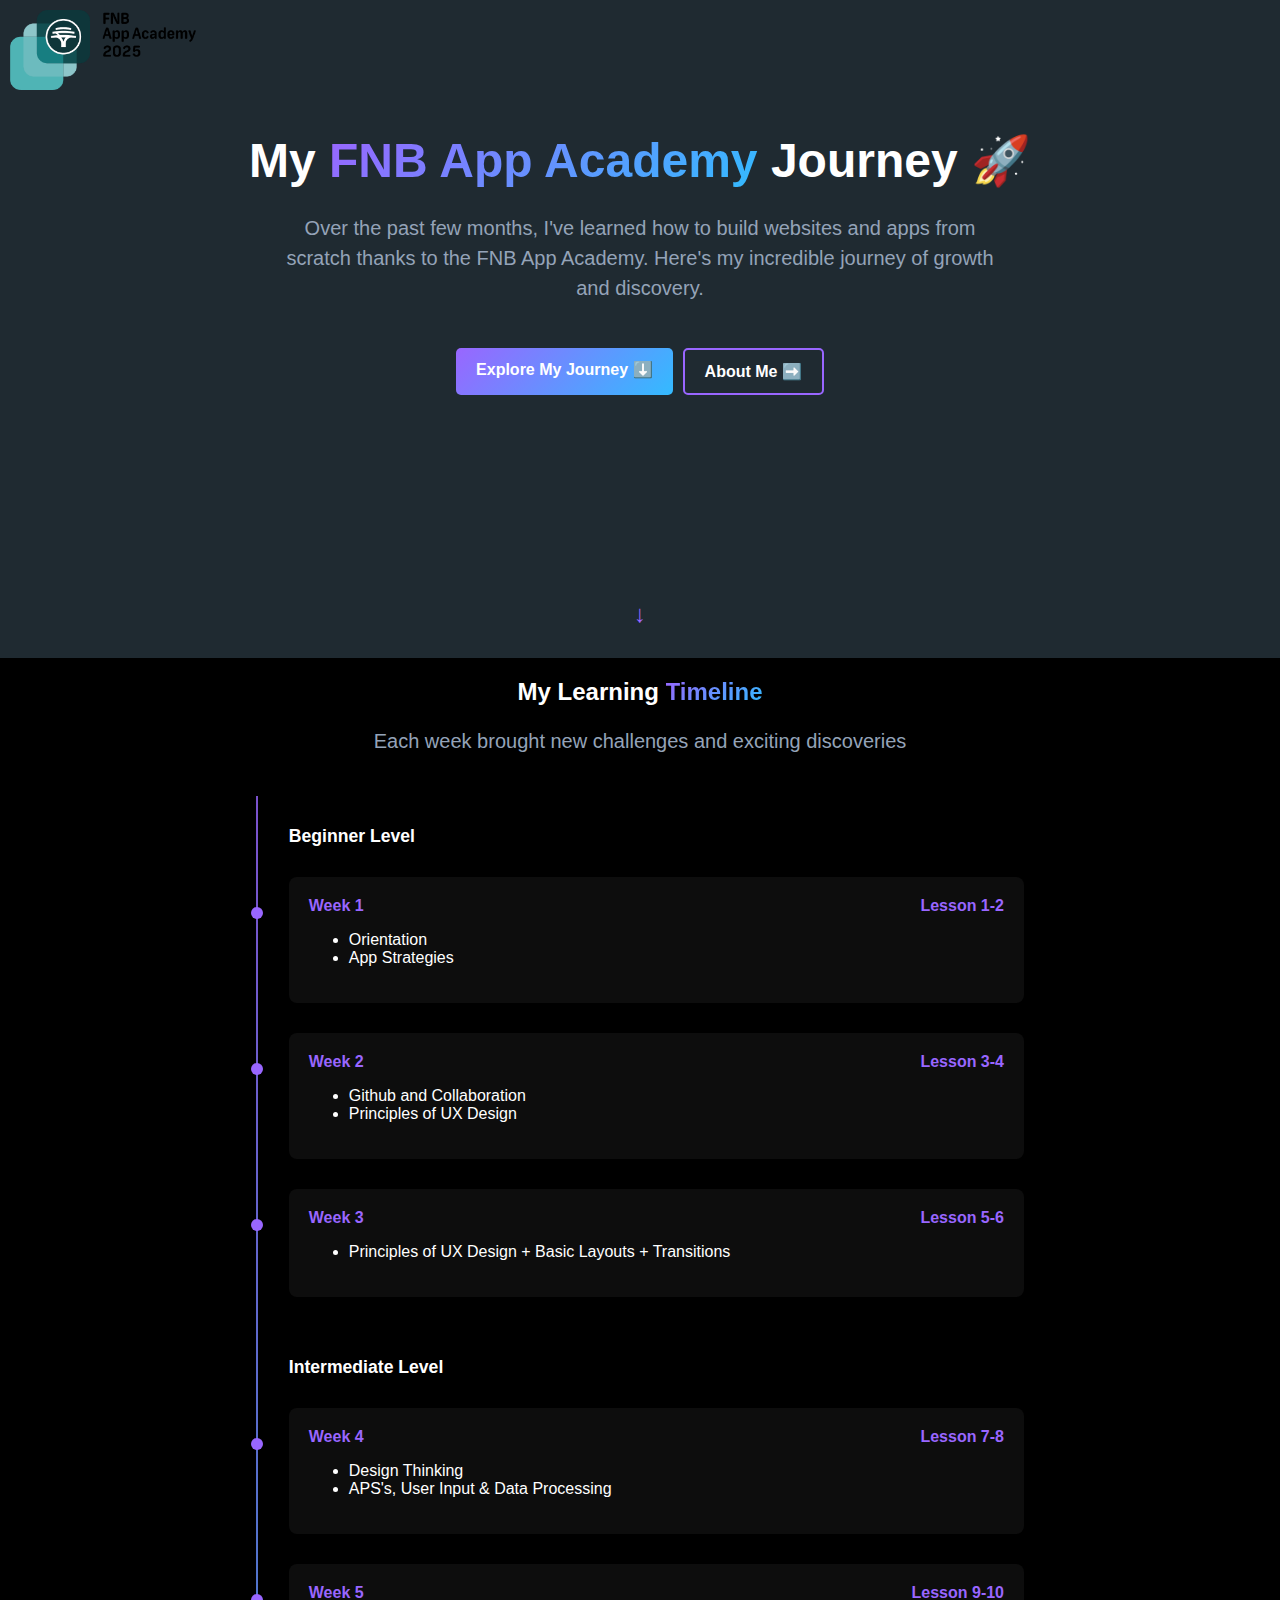
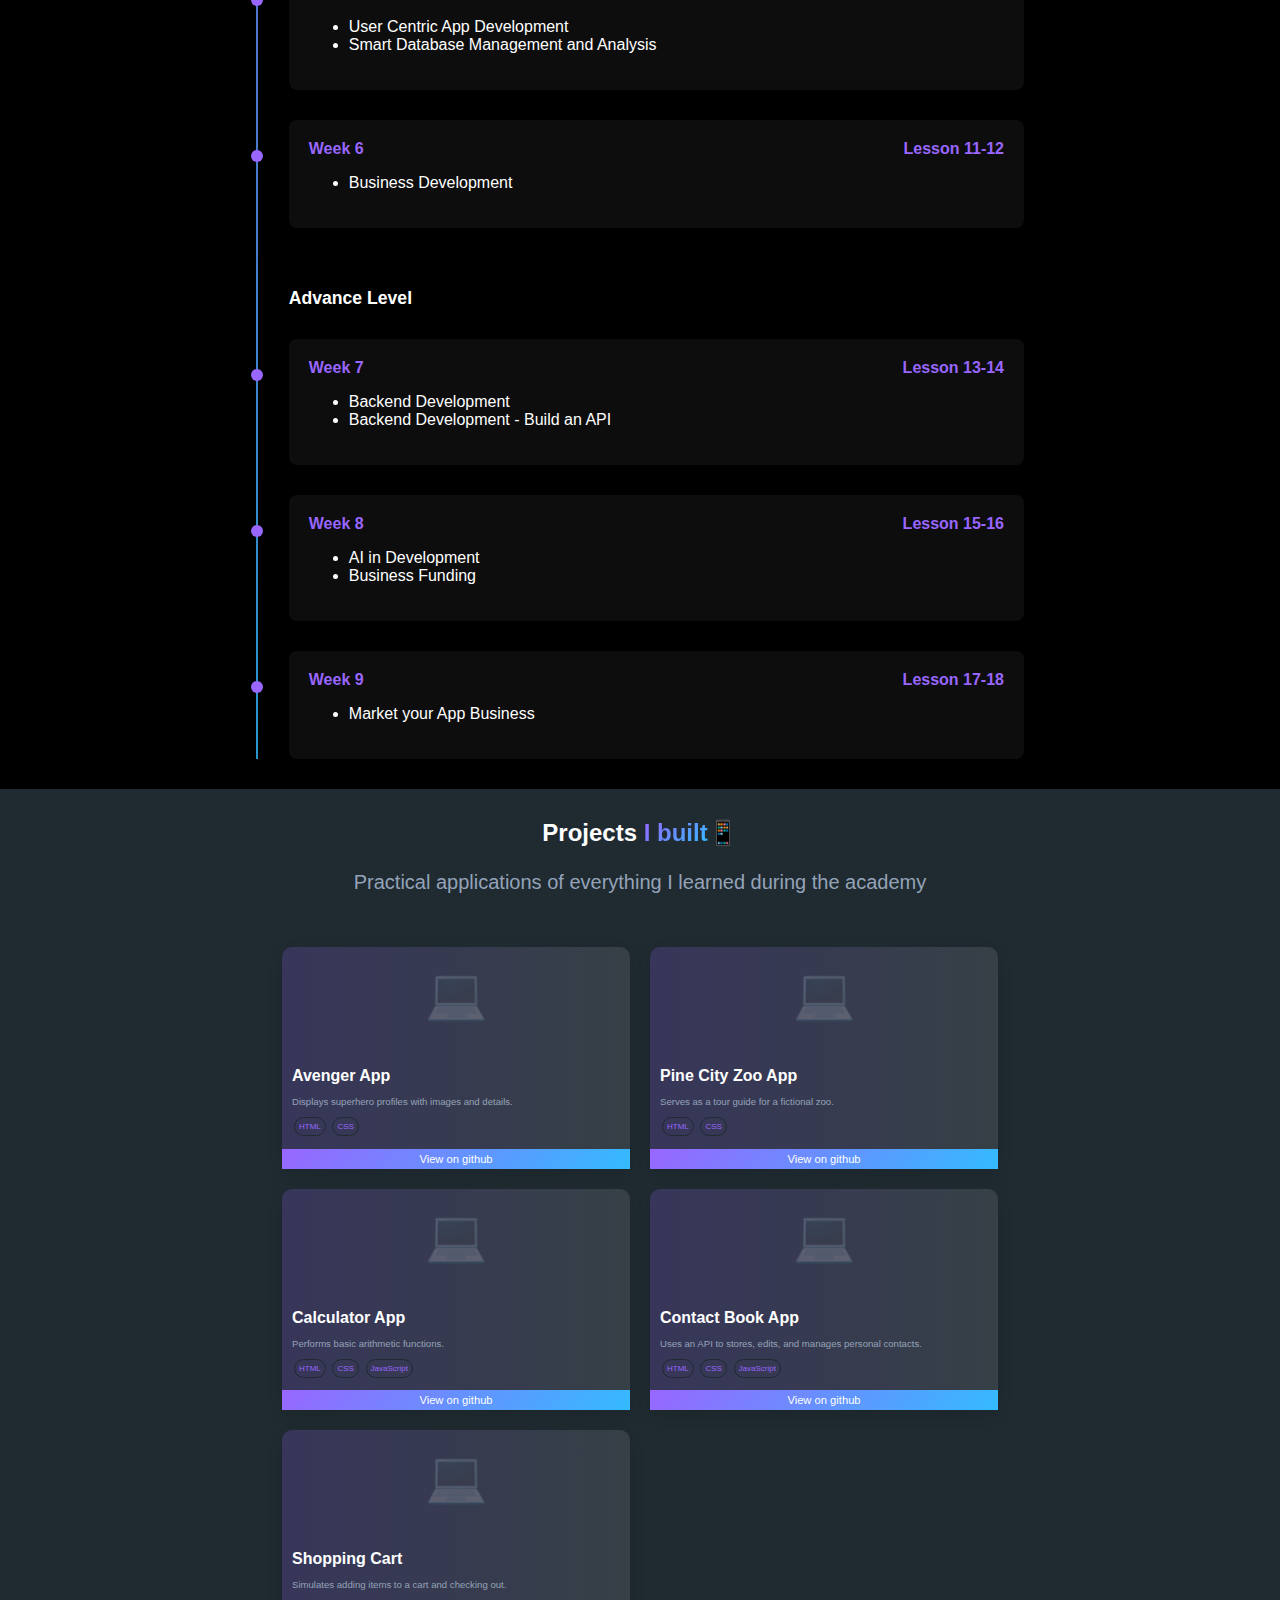
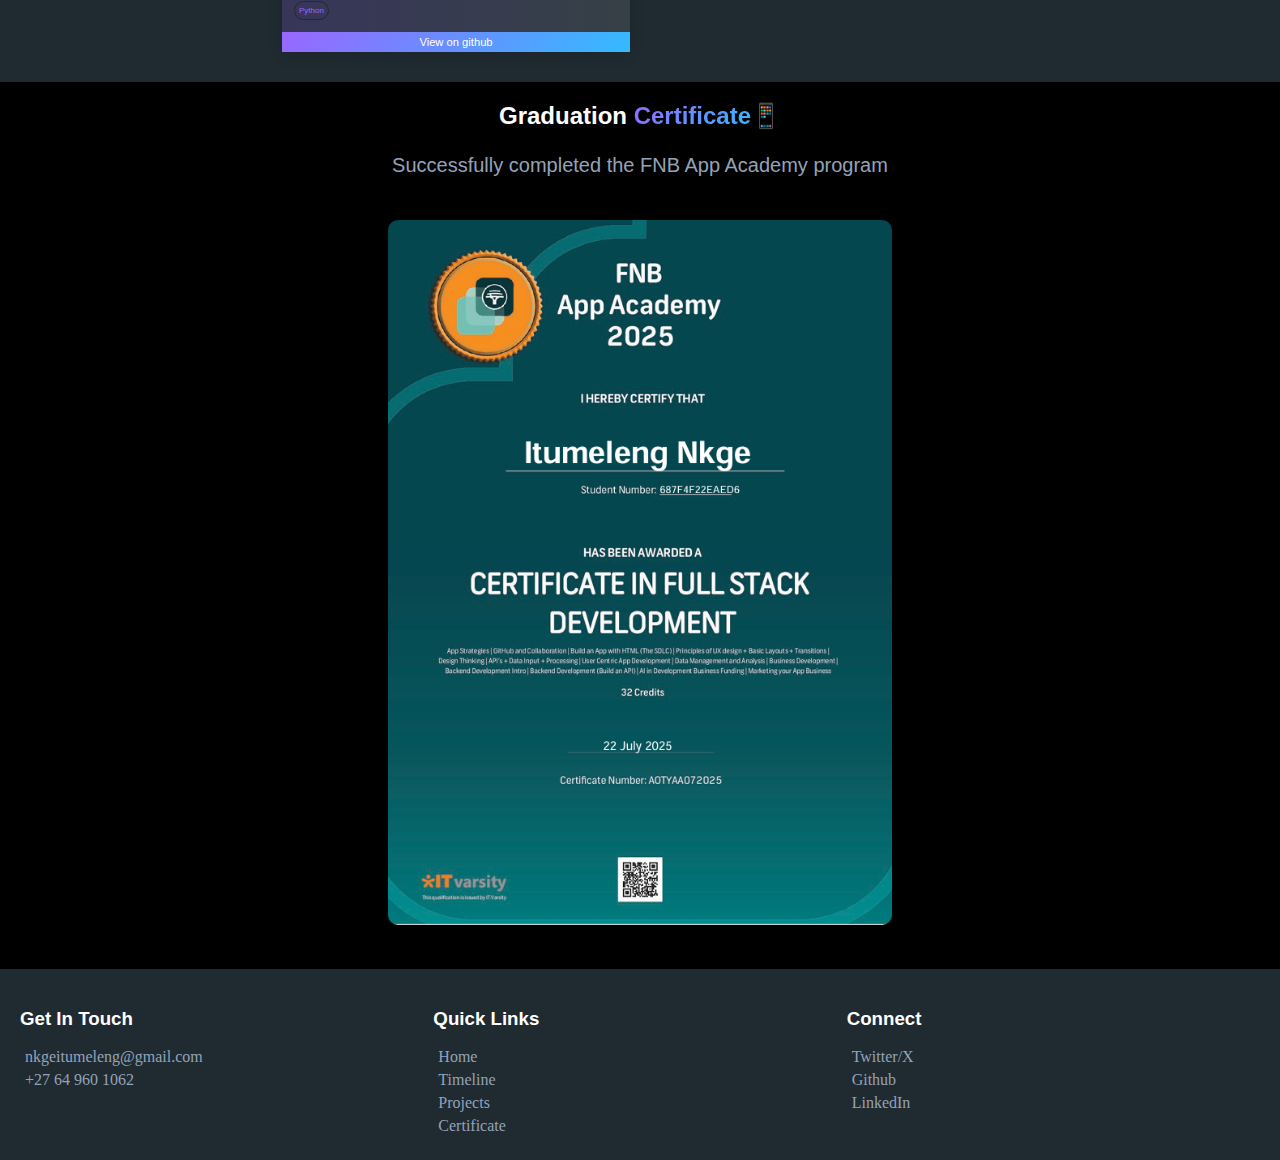
<file: index.html>
<!DOCTYPE html>
<html lang="en">
<head>
    <meta charset="UTF-8">
    <meta name="viewport" content="width=device-width, initial-scale=1.0">
    <title>Document</title>

    <link rel="stylesheet" href="style.css">
</head>
<body>
    <header>
        <img src="images/fnb.png" height="100%">
    </header>

    <main>
        <h1>My <span class="spanned-text">FNB App Academy</span> Journey 🚀</h1>
        <p>Over the past few months, I've learned how to build websites and apps from scratch thanks to the FNB App Academy. Here's my incredible journey of growth and discovery.</p>
        <div id="buttons">
            <a class="button" id="one" href="#timeline-section">Explore My Journey ⬇️</a>
            <a class="button" id="two" href="about.html">About Me ➡️</a>
        </div>
        <div id="arrow">↓</div>


        <div id="timeline-section">
            <h2>My Learning <span class="spanned-text">Timeline</span></h2>
            <p>Each week brought new challenges and exciting discoveries</p>

            <div class="timeline-container">
                <div class="timeline"></div>
            </div>

            <div id="projects" style="background-color: #1f2a31;">
                <h2>Projects <span class="spanned-text">I built</span>📱</span></h2>
                <p>Practical applications of everything I learned during the academy</p>
                <div id="projects-content"></div>
            </div>

            <div style="padding: 0px 40px 40px 40px ;" id="certificate">
                <h2>Graduation <span class="spanned-text">Certificate</span>📱</span></h2>
                <p>Successfully completed the FNB App Academy program</p>
                <div style="margin: 0 20%;">
                    <img src="images/certificate.png" width="70%" style="border-radius: 10px;" id="img">
                </div>
            </div>
        </div>
    </main>

    <footer>
        <div id="footer-container">
            <div class="footer-div">
                <h3>Get In Touch</h3>
                <a>nkgeitumeleng@gmail.com</a>
                <a>+27 64 960 1062</a>
            </div>

            <div class="footer-div">
                <h3>Quick Links</h3>
                <a href="">Home</a>
                <a href="#timeline-section">Timeline</a>
                <a href="#projects">Projects</a>
                <a href="#certificate">Certificate</a>

            </div>

            <div class="footer-div">
                <h3>Connect</h3>
                <a href="https://x.com/WNkge">Twitter/X</a>
                <a href="https://github.com/Witness-nkge/">Github</a>
                <a href="https://www.linkedin.com/in/witness-nkge-00936b245/">LinkedIn</a><br>
            </div>
        </div> 
    </footer>

    <script src="script.js"></script>

</body>
</html>
</file>
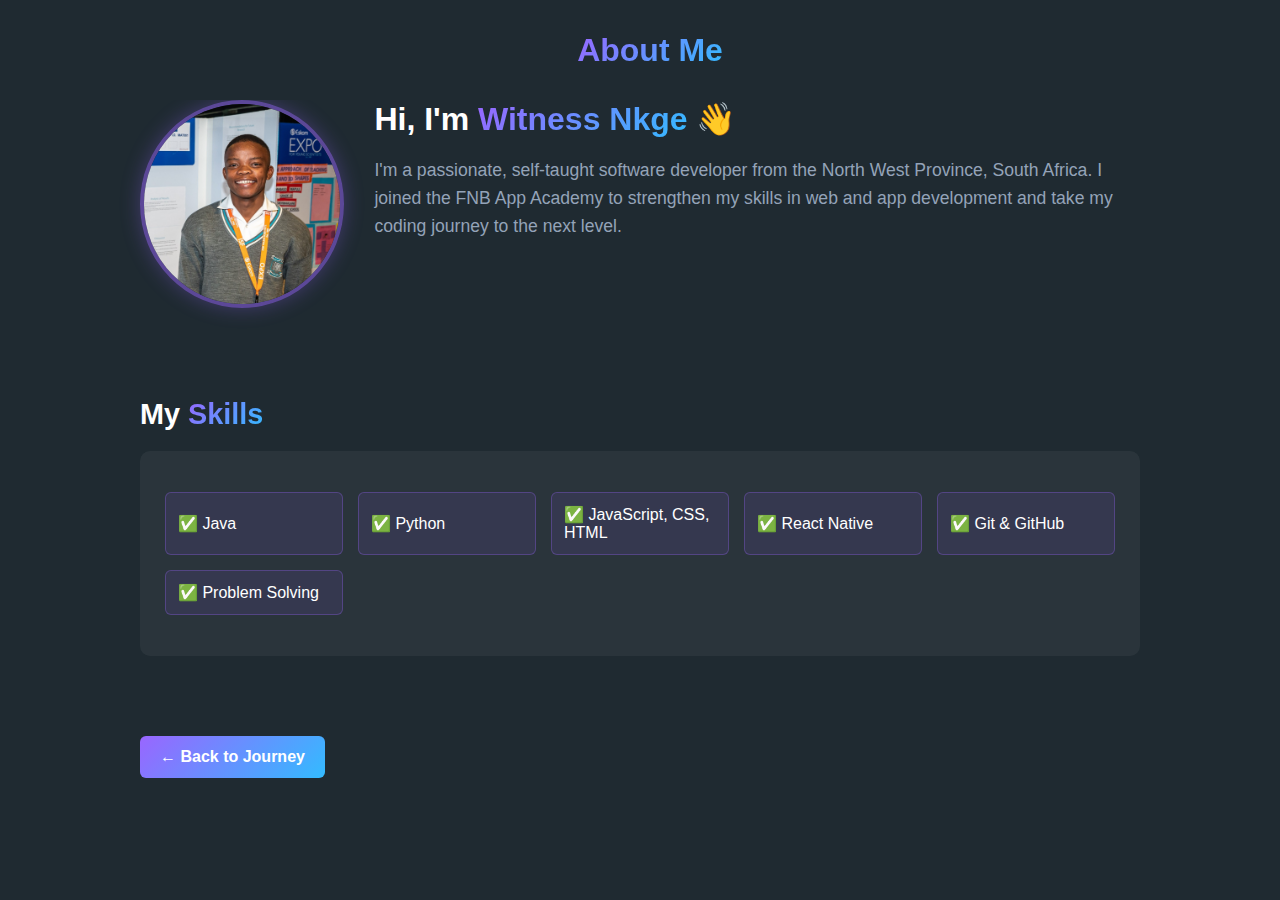
<file: about.html>
<!DOCTYPE html>
<html lang="en">
<head>
  <meta charset="UTF-8">
  <meta name="viewport" content="width=device-width, initial-scale=1.0">
  <title>About Me - Witness Nkge</title>
  <style>
    body {
      background-color: #1f2a31;
      margin: 0;
      font-family: sans-serif;
      color: white;
    }

    header {
      height: 80px;
      position: fixed;
      top: 0;
      left: 0;
      width: 100%;
      z-index: 500;
      padding: 10px;
      background-color: #1f2a31;
      display: flex;
      align-items: center;
      justify-content: center;
    }

    header h1 {
      margin: 0;
      font-size: 2rem;
      background: linear-gradient(135deg, rgb(153, 102, 255), rgb(51, 187, 255));
      -webkit-background-clip: text;
      -webkit-text-fill-color: transparent;
      background-clip: text;
    }

    main {
      padding: 100px 20px 50px;
      max-width: 1000px;
      margin: 0 auto;
    }

    .profile {
      display: flex;
      flex-direction: column;
      align-items: center;
      gap: 30px;
      margin-bottom: 50px;
    }

    @media (min-width: 768px) {
      .profile {
        flex-direction: row;
        align-items: flex-start;
      }
    }

    .profile-pic {
      width: 200px;
      height: 200px;
      border-radius: 50%;
      object-fit: cover;
      border: 4px solid rgba(153, 102, 255, 0.5);
      box-shadow: 0 0 20px rgba(153, 102, 255, 0.3);
    }

    .bio h2 {
      font-size: 2rem;
      margin-top: 0;
      margin-bottom: 1rem;
      color: white;
    }

    .bio p {
      color: rgb(148, 163, 184);
      font-size: 1.1rem;
      line-height: 1.6;
      margin-bottom: 1.5rem;
    }

    .gradient-text {
      background: linear-gradient(135deg, rgb(153, 102, 255), rgb(51, 187, 255));
      -webkit-background-clip: text;
      -webkit-text-fill-color: transparent;
      background-clip: text;
    }

    .section-title {
      font-size: 1.8rem;
      margin: 40px 0 20px;
      position: relative;
      display: inline-block;
    }

    .skills {
      background: rgba(255, 255, 255, 0.05);
      padding: 25px;
      border-radius: 10px;
      margin-bottom: 40px;
    }

    .skills ul {
      list-style: none;
      padding: 0;
      display: grid;
      grid-template-columns: repeat(auto-fill, minmax(150px, 1fr));
      gap: 15px;
    }

    .skills li {
      background: rgba(153, 102, 255, 0.1);
      padding: 12px;
      border-radius: 6px;
      display: flex;
      align-items: center;
      gap: 8px;
      border: 1px solid rgba(153, 102, 255, 0.3);
    }

    .contact {
      background: rgba(255, 255, 255, 0.05);
      padding: 25px;
      border-radius: 10px;
    }

    .contact p {
      color: rgb(148, 163, 184);
      font-size: 1.1rem;
      margin: 15px 0;
      display: flex;
      align-items: center;
      gap: 10px;
    }

    .contact a {
      color: rgb(153, 102, 255);
      text-decoration: none;
      transition: all 0.3s ease;
    }

    .contact a:hover {
      color: rgb(51, 187, 255);
      text-decoration: underline;
    }

    .back-button {
      display: inline-flex;
      align-items: center;
      gap: 8px;
      margin-top: 40px;
      padding: 12px 20px;
      background: linear-gradient(135deg, rgb(153, 102, 255), rgb(51, 187, 255));
      color: white;
      text-decoration: none;
      border-radius: 6px;
      font-weight: bold;
      transition: transform 0.3s ease;
      border: none;
      cursor: pointer;
    }

    .back-button:hover {
        transform: scale(1.05);
    }

    @media (max-width: 600px) {
      .skills ul {
        grid-template-columns: 1fr;
      }
      
      .profile-pic {
        width: 150px;
        height: 150px;
      }
      
      .bio h2 {
        font-size: 1.5rem;
      }
    }
  </style>
</head>
<body class="about-page">
  <header>
    <h1>About Me</h1>
  </header>

  <main>
    <section class="profile">
      <img src="images/profile.jpg" alt="Profile Picture" class="profile-pic" />
      <div class="bio">
        <h2>Hi, I'm <span class="gradient-text">Witness Nkge</span> 👋</h2>
        <p>
          I'm a passionate, self-taught software developer from the North West Province, South Africa. I joined the FNB App Academy to strengthen my skills in web and app development and take my coding journey to the next level.
        </p>

      </div>
    </section>

    <h3 class="section-title">My <span class="gradient-text">Skills</span></h3>
    <section class="skills">
      <ul>
        <li>✅ Java</li>
        <li>✅ Python</li>
        <li>✅ JavaScript, CSS, HTML</li>
        <li>✅ React Native</li>
        <li>✅ Git & GitHub</li>
        <li>✅ Problem Solving</li>
      </ul>
    </section>

    <a href="index.html" class="back-button">← Back to Journey</a>
  </main>
</body>
</html>
</file>
<file: style.css>
body {
    background-color: #1f2a31;
    margin: 0;
}

header {
    height: 80px;
    position: fixed;
    top: 0;
    left: 0;
    width: 100%;
    z-index: 500;
    padding: 10px;
    background-color: #1f2a31;
}
main {
    display: flex;
    align-items: center;
    justify-content: center;
    flex-direction: column;
    color: white;
    font-family: sans-serif;
    text-align: center;
    margin-top: 100px;
}

h1{
    font-size: 3rem;
    font-weight: bold;
    margin-bottom: 1.5rem;
}
p{
    color: rgb(148, 163, 184);
    font-size: 1.25rem;
    max-width: 720px;
    margin: 0 auto 2.5rem;
    line-height: 1.5;
    
}

#buttons{
    display: flex;
}

.button{
    margin: 5px;
    padding: 12px 20px;
    text-decoration: none;
    border-radius: 5px;
    font-weight: bold;
}

#one{
    background: linear-gradient(135deg, rgb(153, 102, 255), rgb(51, 187, 255));
}
#two{
    background-color: #1f2a31;
    border: 2px solid rgb(153, 102, 255);
}
#two:hover{
    background-color: rgb(153, 102, 255);
    transform: scale(1.05);

}
#one:hover {
    transform: scale(1.05);
}

a{
    color: white;
    text-decoration: none;
}

.spanned-text{
    background: linear-gradient(135deg, rgb(153, 102, 255), rgb(51, 187, 255));
    -webkit-background-clip: text;
    -webkit-text-fill-color: transparent;
    background-clip: text;
}

#arrow{
    margin-top: 200px;
    color: rgb(153, 102, 255);
    font-size: 1.5rem;
    animation: bounse 2s infinite;
}

@keyframes bounse {
    0% {
        transform: translateY(50%);
    }
    50% {
        transform: translateY(-50%);
    }
    100% {
        transform: translateY(50%)
    }
}

#timeline-section {
    width: 100%;
    margin-top: 30px;
    background-color: black;
}


.timeline-container {
    margin: 0 20%;
    position: relative;   
    padding-left: 32.8px;
    text-align: left;
}

.timeline-container::before {
    content: '';
    position: absolute;
    left: 0;
    top: 0;
    bottom: 0;
    width: 2px;
    background: linear-gradient(to bottom, 
        rgba(153, 102, 255, 0.8), 
        rgba(51, 187, 255, 0.8));
}

.level-divider{
    position: relative;
    margin: 30px 0px 0px 0px;
    color: white;
    font-weight: bold;
    font-size: 1.1rem;
    border-radius: 6px;
    display: inline-block;
}

.timeline-item {
    position: relative;
    margin: 30px 0;
    padding: 20px;
    background: rgba(255, 255, 255, 0.05);
    border-radius: 8px;

}

.timeline-item::before {
    content: '';
    position: absolute;
    left: -38px;
    top: 30px;
    width: 12px;
    height: 12px;
    border-radius: 50%;
    background: rgb(153, 102, 255);
    z-index: 1;
}

.timeline-header {
    display: flex;
    justify-content: space-between;
    margin-bottom: 10px;
    color: rgb(153, 102, 255);
    font-weight: bold;
}
#projects {
      background-color: #1f2a31;
      padding: 10px;
}

#projects-content{
    display: grid;
    grid-template-columns: repeat(2, 1fr);
    padding: 0% 20%;
    margin: 10px;
  
}

.item {
    margin: 10px;
    background: linear-gradient(90deg,rgba(153, 102, 255, 0.2), rgba(255, 255, 255, 0.1) );
    border-radius: 10px;
    box-shadow: 0 5px 15px rgba(0,0,0,0.1);
    position: relative;
}

.item-content {
    height: 100px;
    line-height: 0.5;

}

.item-icon{
    font-size: 50px;
    text-align: center;
    opacity: 0.2;
    margin-top: 10px;
}

.item-text p{
    text-align:left;
    font-family: sans-serif;
    margin: 10px;
    font-size: 0.6rem;
}

.stack{
    text-align:left;
    color: rgb(153, 102, 255);
    font-family: sans-serif;
    font-size: 0.5rem;
    border: 0.8px solid #1f2a31;
    border-radius: 10px;
    margin: 2px;
    padding: 4px;
}
.item-text h3{
    font-size: 1rem;
    margin: 10px;
    text-align: left;
}


#footer-container{
    display: grid;
    grid-template-columns: repeat(3, 1fr);
    padding: 20px;
}

.footer-div a{
    display: block;
    color: rgb(148, 163, 184);
    text-decoration: none;
    margin: 5px;
}


h3{
    color: white;
    font-family: sans-serif;
}

@media (max-width: 700px) {
    #projects-content {
        grid-template-columns: 1fr; 
    }
}
</file>
